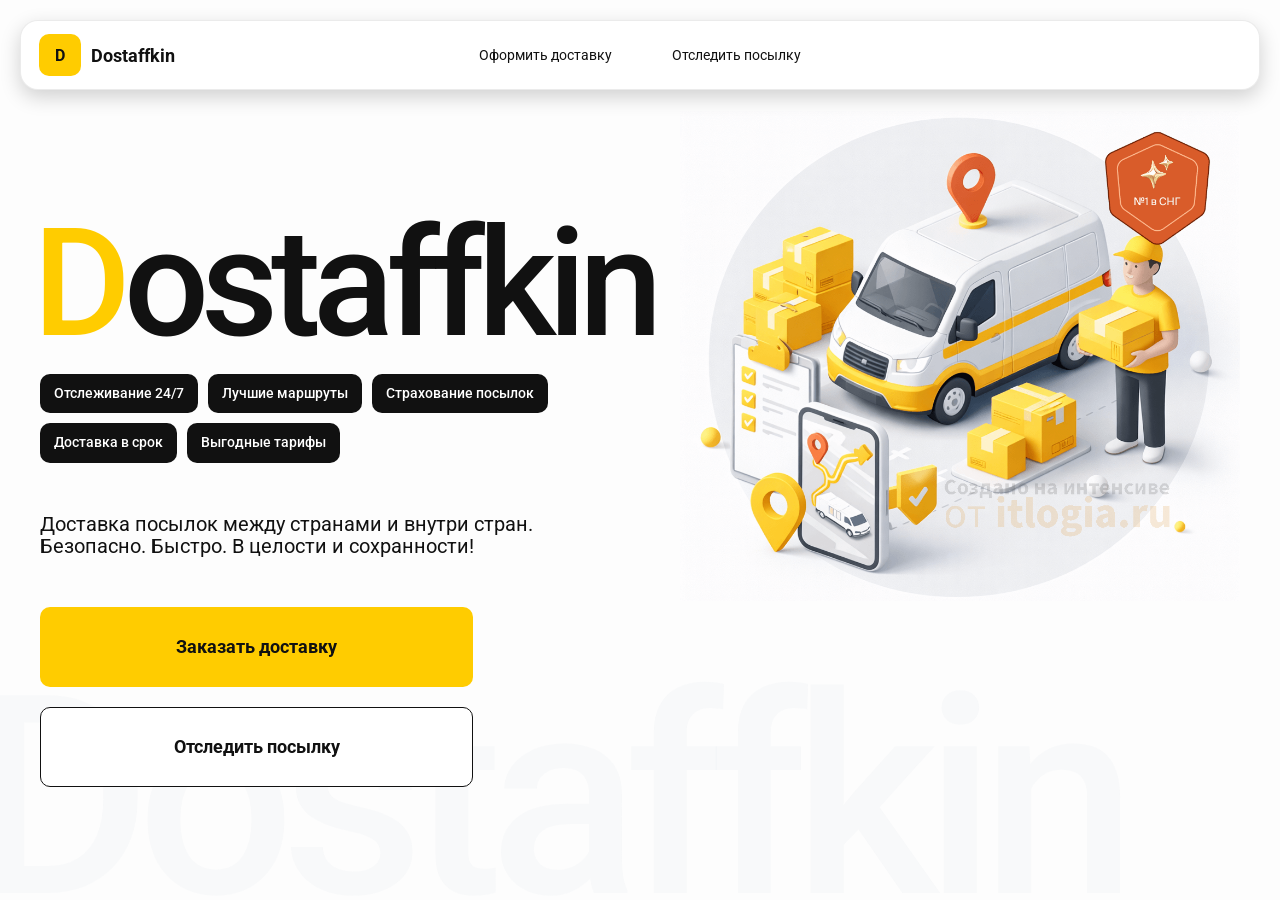
<file: index.html>
<!doctype html>
<html lang="ru">
<head>
    <meta charset="utf-8"/>
    <meta name="viewport" content="width=device-width,initial-scale=1,maximum-scale=1,user-scalable=0"/>
    <title>Dostaffkin — Доставка посылок между странами и внутри стран. Безопасно. Быстро. В целости и сохранности!</title>
    
    <!-- Добавлены ./ для максимально точного поиска путей -->
    <link rel="stylesheet" type="text/css" href="./styles/base.css"/>
    <link rel="stylesheet" type="text/css" href="./styles/base_adaptive.css"/>
    <link rel="stylesheet" type="text/css" href="./styles/index.css"/>
    <link rel="stylesheet" type="text/css" href="./styles/index_adaptive.css"/>
</head>
<body>
    <div class="container">
        <!-- Шапка сайта -->
        <header class="header">
            <a class="header-brand" href="#">
                <div class="header-logo">D</div>
                <div class="header-title">Dostaffkin</div>
            </a>
            <nav class="header-menu">
                <a class="header-link" href="./order.html">Оформить <span>доставку</span></a>
                <a class="header-link" href="./track.html">Отследить <span>посылку</span></a>
            </nav>
        </header>

        <!-- Основной контент -->
        <main class="main">
            <section class="main-info">
                <div class="main-title">
                    <span>D</span>ostaffkin
                </div>
                
                <div class="main-features">
                    <div class="main-feature">Отслеживание 24/7</div>
                    <div class="main-feature">Лучшие маршруты</div>
                    <div class="main-feature">Страхование посылок</div>
                    <div class="main-feature">Доставка в срок</div>
                    <div class="main-feature">Выгодные тарифы</div>
                </div>
                
                <div class="main-description">
                    Доставка посылок между странами и внутри стран.
                    Безопасно. Быстро. В целости и сохранности!
                </div>
                
                <div class="main-actions">
                    <a class="button" type="button" href="./order.html">Заказать доставку</a>
                    <a class="button button-white" type="button" href="./track.html">Отследить посылку</a>
                </div>
                
                <div class="main-title-ghost">Dostaffkin</div>
            </section>
            
            <section class="main-image">
                <img src="./images/main-image.png" alt="Main image"/>
            </section>
        </main>
    </div>
</body>
</html>
</file>
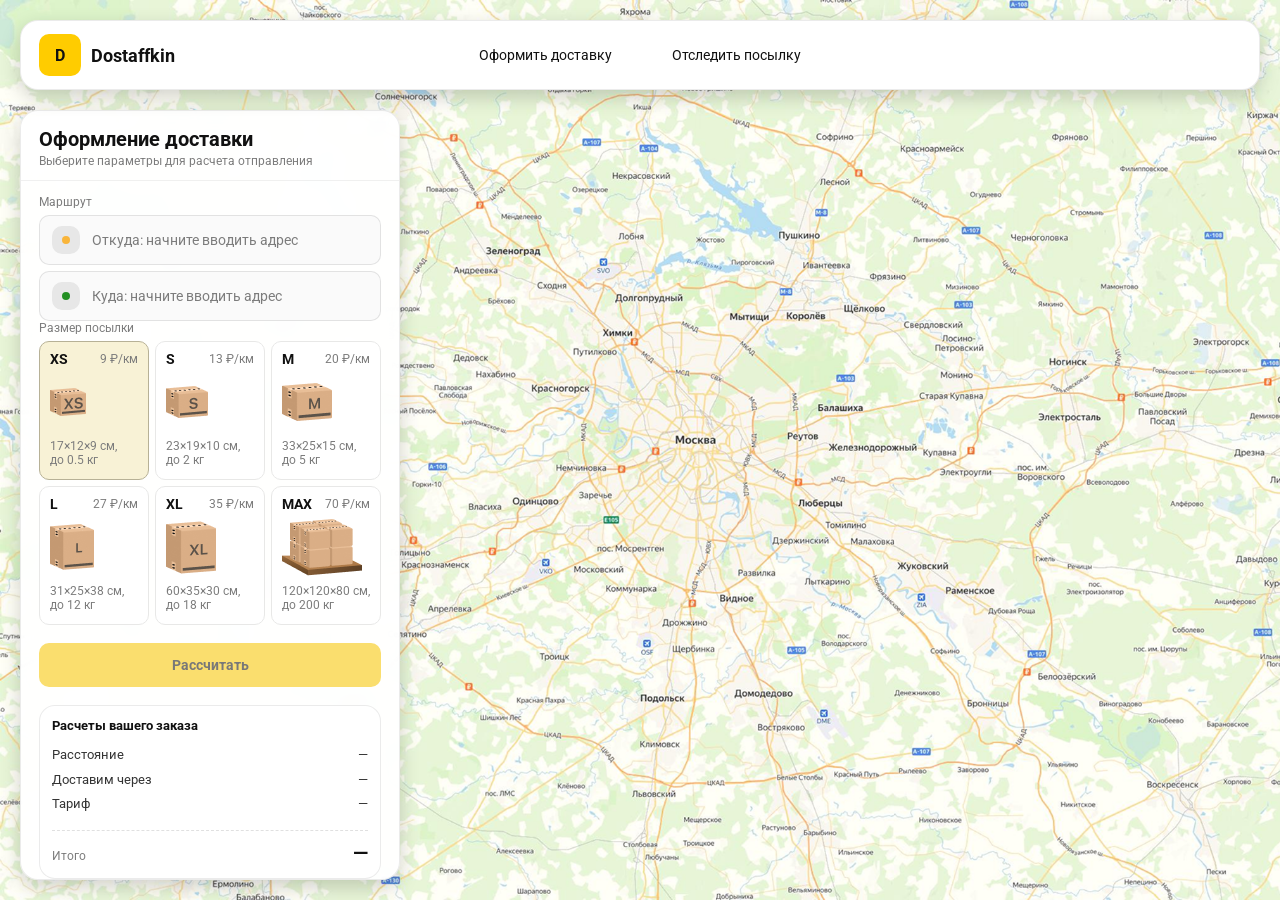
<file: order.html>
<!doctype html>
<html lang="ru">
<head>
    <meta charset="utf-8"/>
    <meta name="viewport" content="width=device-width,initial-scale=1,maximum-scale=1,user-scalable=0"/>
    <title>Оформление доставки</title>

    <link rel="stylesheet" href="styles/base.css"/>
    <link rel="stylesheet" href="styles/base_adaptive.css"/>

    <link rel="stylesheet" href="styles/order.css"/>
    <link rel="stylesheet" href="styles/order_adaptive.css"/>
</head>
<body>
    <div id="map"></div>

    <header class="header">
        <a class="header-brand" href="./index.html">
            <div class="header-logo">D</div>
            <div class="header-title">Dostaffkin</div>
        </a>
        <nav class="header-menu">
            <a class="header-link" href="#">Оформить <span>доставку</span></a>
            <a class="header-link" href="./track.html">Отследить <span>посылку</span></a>
        </nav>
    </header>

    <aside class="main" id="sidebar">
        <div class="main-header">
            <div class="main-title">Оформление доставки</div>
            <div class="main-text">Выберите параметры для расчета отправления</div>
        </div>

        <div class="main-content">
            <div class="main-route">
                <div class="main-block-title">Маршрут</div>
                <div class="main-fields">
                    <div class="main-field" id="fromField">
                        <div class="main-pin"></div>
                        <input id="from" placeholder="Откуда: начните вводить адрес" autocomplete="off"/>
                        <div class="main-ac" id="fromAc" role="listbox" aria-label="Подсказки адресов"></div>
                    </div>
            
                    <div class="main-field" id="toField">
                        <div class="main-pin"></div>
                        <input id="to" placeholder="Куда: начните вводить адрес" autocomplete="off"/>
                        <div class="main-ac" id="toAc" role="listbox" aria-label="Подсказки адресов"></div>
                    </div>
                </div>
                <div class="main-package">
                    <div class="main-block-title">Размер посылки</div>
                
                    <div class="main-sizes">
                        <div class="main-size-card is-active" data-value="xs">
                            <div class="main-size-top">
                                <div class="main-size-label">XS</div>
                                <div class="main-size-rate">9 ₽/км</div>
                            </div>
                            <div class="main-size-media">
                                <img src="images/sizes/xs.png" alt="Короб XS"/>
                            </div>
                            <div class="main-size-description">17×12×9 см,<br>до 0.5 кг</div>
                        </div>
                
                        <div class="main-size-card" data-value="s">
                            <div class="main-size-top">
                                <div class="main-size-label">S</div>
                                <div class="main-size-rate">13 ₽/км</div>
                            </div>
                            <div class="main-size-media">
                                <img src="images/sizes/s.png" alt="Короб S"/>
                            </div>
                            <div class="main-size-description">23×19×10 см,<br>до 2 кг</div>
                        </div>
                
                        <div class="main-size-card" data-value="m">
                            <div class="main-size-top">
                                <div class="main-size-label">M</div>
                                <div class="main-size-rate">20 ₽/км</div>
                            </div>
                            <div class="main-size-media">
                                <img src="images/sizes/m.png" alt="Короб M"/>
                            </div>
                            <div class="main-size-description">33×25×15 см,<br>до 5 кг</div>
                        </div>
                
                        <div class="main-size-card" data-value="l">
                            <div class="main-size-top">
                                <div class="main-size-label">L</div>
                                <div class="main-size-rate">27 ₽/км</div>
                            </div>
                            <div class="main-size-media">
                                <img src="images/sizes/l.png" alt="Короб L"/>
                            </div>
                            <div class="main-size-description">31×25×38 см,<br>до 12 кг</div>
                        </div>
                
                        <div class="main-size-card" data-value="xl">
                            <div class="main-size-top">
                                <div class="main-size-label">XL</div>
                                <div class="main-size-rate">35 ₽/км</div>
                            </div>
                            <div class="main-size-media">
                                <img src="images/sizes/xl.png" alt="Короб XL"/>
                            </div>
                            <div class="main-size-description">60×35×30 см,<br>до 18 кг</div>
                        </div>
                
                        <div class="main-size-card" data-value="max">
                            <div class="main-size-top">
                                <div class="main-size-label">MAX</div>
                                <div class="main-size-rate">70 ₽/км</div>
                            </div>
                            <div class="main-size-media main-size-media-palleta">
                                <img src="images/sizes/max.png" alt="Паллета"/>
                            </div>
                            <div class="main-size-description">120×120×80 см,<br>до 200 кг</div>
                        </div>
                    </div>
                </div>
            </div>
            
            <div class="main-calculate-block">
                <button id="calc" class="button calculate-button" type="button" disabled>Рассчитать</button>
            </div>

            <div class="main-result" id="result">
                <div class="main-result-title">Расчеты вашего заказа</div>
                <div class="main-result-lines">
                    <div class="main-result-line"><span>Расстояние</span><span id="distanceValue">—</span></div>
                    <div class="main-result-line"><span>Доставим через</span><span id="durationValue">—</span></div>
                    <div class="main-result-line"><span>Тариф</span><span id="rateValue">—</span></div>
                </div>
                <div class="main-price">
                    <div class="main-price-label">Итого</div>
                    <div class="main-price-value" id="totalValue">—</div>
                </div>
            </div>

            <div class="main-order-box">
                <div class="main-order-form" id="orderForm">
                    <div class="main-order-title">Оформление доставки</div>
                    <div class="main-block-info-row">
                        <div class="main-block-title">Контакты</div>
                        <div class="order-fields">
                            <div class="main-field">
                                <input id="customerName" placeholder="Ваше имя" autocomplete="off"/>
                            </div>
                            <div class="main-field">
                                <input id="customerPhone" placeholder="Ваш телефон" autocomplete="off" inputmode="tel"/>
                            </div>
                        </div>
                    </div>
                    <div class="main-block-info-row extra-info">
                        <div class="main-block-title">Дополнительная информация</div>
                        <div class="main-field textarea">
                            <textarea id="comment" placeholder="Детали доставки и комментарии"></textarea>
                        </div>
                    </div>
                    <button id="submit" class="button main-submit-request" type="button" disabled>Отправить
                        заявку
                    </button>
                </div>
            
                <div class="main-order-success" id="orderSuccess">
                    <div class="main-success-icon">✓</div>
                    <div class="main-success-title">Заявка отправлена!</div>
                    <div class="main-success-title">Номер отправления – <span id="orderId"></span></div>
                    <div class="main-success-subtitle">Мы скоро свяжемся с вами</div>
                </div>
            </div>
            
        </div>
    </aside>

</body>
</html>
</file>
<file: styles/base.css>
*, *::before, *::after {
    box-sizing: border-box;
}

@font-face {
    font-family: "Roboto";
    src: url("../fonts/Roboto-Regular.ttf");
    font-weight: normal;
}

@font-face {
    font-family: "Roboto";
    src: url("../fonts/Roboto-Bold.ttf");
    font-weight: bold;
}

@font-face {
    font-family: "Roboto";
    src: url("../fonts/Roboto-Medium.ttf");
    font-weight: 500;
}

html, body {
    margin: 0;
    color: #111111;
    font-family: "Roboto", sans-serif;
}

body {
    background: #FDFDFD;
}

.button {
    border: 0;
    outline: none;
    height: 44px;
    border-radius: 10px;
    font-size: 14px;
    font-weight: bold;
    cursor: pointer;
    font-family: inherit;
    transition: transform .08s ease, opacity .12s ease;
    background: #ffcc00;
    color: #111111;
    text-align: center;
    text-decoration: none;
}

.button:hover {
    background-color: #E5BC19;
}

.button:disabled {
    cursor: not-allowed;
    background-color: #FADE6E;
    color: #787878;
    transform: none;
}

.button.button-white {
    background: #ffffff;
    border: 1px solid #111111;
}

.button.button-white:hover {
    background: rgb(241 241 241);
}

.header {
    border-radius: 18px;
    box-shadow: 0 7px 20px 0 #0000002E;
    backdrop-filter: blur(10px);
    background: #ffffff;
    left: 20px;
    border: 1px solid rgba(0, 0, 0, 0.08);
    position: fixed;
    right: 20px;
    top: 20px;
    padding: 14px 18px;
    height: 70px;
    display: flex;
    align-items: center;
    z-index: 6;
}

.header-brand {
    display: flex;
    align-items: center;
    text-decoration: none;
    gap: 10px;
}

.header-logo {
    width: 42px;
    height: 42px;
    border-radius: 10px;
    background: #FFCC00;
    display: grid;
    place-items: center;
    font-weight: bold;
    color: #111;
}

.header-title {
    font-size: 18px;
    font-weight: bold;
    color: #111111;
    text-decoration: none;
}

.header-menu {
    display: flex;
    align-items: center;
    gap: 60px;
    margin: 0;
    position: absolute;
    left: 50%;
    transform: translateX(-50%);
}

.header-link {
    font-size: 14px;
    color: #111111;
    text-decoration: none;
}
</file>
<file: styles/base_adaptive.css>
@media (max-width: 767px) {
    .header {
        left: 10px;
        right: 10px;
        top: 10px;
    }

    .header-link span {
        display: none;
    }

    .header-menu {
        gap: 20px;
        justify-content: flex-start;
        margin: 0 0 0 30px;
        position: static;
        transform: none;
    }
}

@media (max-width: 420px) {
    .header-title {
        display: none;
    }
}

@media (max-width: 374px) {
    .header-menu {
        gap: 10px;
        margin: 0 0 0 10px;
    }
}
</file>
<file: styles/index.css>
.main {
    padding: 111px 40px 40px;
    position: relative;
    display: flex;
}

.main-info {
    max-width: 840px;
    width: 100%;
    position: relative;
}

.main-title {
    margin-top: 98px;
    font-weight: 500;
    font-size: 200px;
    line-height: 1;
    letter-spacing: -0.05em;
    color: #111111;
    left: -15px;
    position: relative;
}

.main-title span {
    color: #ffcc00;
}

.main-features {
    margin-top: 15px;
    display: flex;
    flex-wrap: wrap;
    gap: 10px;
}

.main-feature {
    background: #111111;
    color: #ffffff;
    padding: 12px 14px;
    font-weight: 500;
    font-size: 14px;
    line-height: 1.1;
    border-radius: 10px;
}

.main-description {
    margin-top: 50px;
    max-width: 500px;
    font-size: 20px;
    line-height: 1.1;
    color: #111111;
}

.main-actions {
    margin-top: 50px;
    display: flex;
    flex-direction: column;
    gap: 20px;
}

.main-actions .button {
    height: 80px;
    width: 433px;
    font-size: 18px;
    font-weight: bold;
    place-items: center;
    display: grid;
}

.main-title-ghost {
    position: absolute;
    z-index: -1;
    left: -70px;
    bottom: -150px;
    font-weight: 500;
    font-size: 278px;
    line-height: 1;
    letter-spacing: -0.05em;
    color: #ECEDF04D;
}

.main-image {
    width: 1024px;
    top: 100px;
    z-index: -2;
}

.main-image img {
    width: 100%;
    max-width: 1024px;
    height: auto;
    display: block;
}

.container {
    overflow: hidden;
    min-height: 100vh;
    }
</file>
<file: styles/index_adaptive.css>
@media (max-width: 1760px) {
    .main-title {
        font-size: 150px;
        left: -7px;
    }

    .main-info {
        max-width: 640px;
    }
}

@media (max-width: 1200px) {
    .main-info {
        max-width: 540px;
    }

    .main {
        padding: 111px 20px 20px;
    }

    .main-title {
        font-size: 120px;
        left: -4px;
    }

    .main-title-ghost {
        font-size: 220px;
    }
}

@media (max-width: 1024px) {
    .main-title {
        margin-top: 30px;
    }

    .main {
        flex-direction: column-reverse;
    }

    .main-image {
        max-width: 350px;
        position: absolute;
        left: 370px;
        top: 370px;
    }

    .main-info {
        max-width: 100%;
    }

    .main-actions {
        gap: 10px;
    }

    .main-actions .button {
        height: 50px;
        font-size: 14px;
        width: auto;
        max-width: 300px;
    }

    .main-description {
        max-width: 350px;
    }
}

@media (max-width: 570px) {
    .main-title {
        font-size: 88px;
    }

    .main-description {
        max-width: 100%;
    }

    .main-actions {
       width: 100%;
    }

    .main-actions .button {
        width: 100%;
        max-width: 100%;
    }

    .main-image {
        max-width: 650px;
        position: absolute;
        left: 170px;
        top: 70px;
        opacity: 0.2;
    }
}

@media (max-width: 400px) {
    .main-title {
        font-size: 70px;
    }
}
</file>
<file: styles/order.css>
#map {
    background-image: url("../images/order-bg.png");
    background-size: cover;
    position: fixed;
    inset: 0;
}

.main {
    border-radius: 18px;
    box-shadow: 0 7px 20px 0 #0000002E;
    backdrop-filter: blur(10px);
    background: rgba(255, 255, 255, 0.96);
    left: 20px;
    border: 1px solid rgba(0, 0, 0, 0.08);
    position: fixed;
    top: 110px;
    bottom: 20px;
    width: 380px;
    display: flex;
    flex-direction: column;
    overflow: hidden;
    z-index: 5;
}

.main-header {
    padding: 18px 18px 12px 18px;
    border-bottom: 1px solid rgba(0, 0, 0, 0.06);
    display: flex;
    flex-direction: column;
}

.main-title {
    font-size: 20px;
    line-height: 100%;
    font-weight: bold;
}

.main-text {
    font-size: 12px;
    margin-top: 5px;
    color: #7C7C7C;
}

.main-content {
    padding: 14px 18px 18px 18px;
    overflow: auto;
    scrollbar-width: none;
    display: flex;
    flex-direction: column;
    gap: 18px;
    flex: 1;
}

.main-block-title {
    font-size: 12px;
    color: #7C7C7C;
}

.main-route .main-block-title,
.main-package .main-block-title {
    margin-bottom: 6px;
}

.main-field {
    display: flex;
    align-items: center;
    margin-top: 6px;
    gap: 10px;
    border: 1px solid #1111111A;
    background: #FAFAFA;
    border-radius: 10px;
    padding: 10px 12px;
    position: relative;
    box-sizing: border-box;
    height: 50px;
}

.main-field.textarea {
    height: auto;
}

.main-pin {
    width: 28px;
    height: 28px;
    border-radius: 10px;
    background: rgba(17, 17, 17, 0.08);
    display: grid;
    place-items: center;
    flex: 0 0 auto;
    position: relative;
}

.main-pin::before {
    content: "";
    width: 8px;
    height: 8px;
    border-radius: 999px;
    background: orange;
    opacity: .75;
    display: block;
}

.main-field:last-child .main-pin::before {
    background: green;
    opacity: .85;
}

input, textarea {
    width: 100%;
    border: 0;
    outline: none;
    background: transparent;
    font-size: 14px;
    color: #111111;
    font-family: inherit;
}

textarea {
    resize: vertical;
    min-height: 72px;
    padding: 2px 0;
}

input::placeholder, textarea::placeholder {
    color: #7C7C7C;
}

.main-field:focus-within {
    border-color: rgba(0, 0, 0, 0.20);
    box-shadow: 0 0 0 4px rgba(255, 204, 0, 0.35);
    background: rgba(255, 255, 255, 0.75);
}

.main-sizes {
    display: grid;
    gap: 6px;
    grid-template-columns: repeat(3, 1fr);
}

.main-size-card {
    border: 1px solid #E8E8E7;
    background: #FFFFFF;
    border-radius: 10px;
    padding: 10px;
    cursor: pointer;
    user-select: none;
    transition: transform .08s ease, border-color .12s ease, background .12s ease;
    min-height: 139px;
}

.main-size-card:hover {
    transform: translateY(-1px);
}

.main-size-card.is-active {
    background-color: #F8F2D6;
    border-color: #B7B196;
}

.main-size-top {
    display: flex;
    align-items: center;
    justify-content: space-between;
}

.main-size-label {
    font-weight: bold;
    font-size: 14px;
    color: #111111;
    line-height: 100%;
}

.main-size-rate {
    font-size: 12px;
    color: #7C7C7C;
    line-height: 100%;
}

.main-size-media {
    margin-top: 8px;
    height: 57px;
}

.main-size-description {
    margin-top: 8px;
    font-size: 12px;
    color: #7C7C7C;
    line-height: 1.2;
}

.calculate-button {
    width: 100%;
}

.main-result {
    border: 1px solid rgba(0, 0, 0, 0.08);
    background: rgba(255, 255, 255, 0.75);
    border-radius: 16px;
    padding: 12px;
    line-height: 1.25;
}

.main-result-title {
    font-weight: bold;
    font-size: 13px;
    color: #111111;
    margin-bottom: 13px;
}

.main-result-lines {
    gap: 8px;
    display: flex;
    flex-direction: column;
}

.main-result-line {
    font-size: 13px;
    color: rgba(17, 17, 17, 0.85);
    display: flex;
    justify-content: space-between;
}

.main-price {
    margin-top: 18px;
    padding-top: 10px;
    border-top: 1px dashed rgba(0, 0, 0, 0.12);
    display: flex;
    align-items: baseline;
    justify-content: space-between;
}

.main-price-label {
    font-size: 12px;
    color: rgba(17, 17, 17, 0.55);
}

.main-price-value {
    font-size: 20px;
    font-weight: bold;
    color: #111111;
    letter-spacing: -0.3px;
}

.main-order-box {
    background: #ffffff;
    border: 1px solid #E8E8E7;
    border-radius: 10px;
    padding: 12px;
}

.main-order-title {
    margin-bottom: 8px;
    font-weight: bold;
    font-size: 14px;
    color: #111111;
}

.main-block-info {
    display: flex;
    flex-direction: column;
    gap: 6px;
}

.order-fields {
    display: grid;
    grid-template-columns: 1fr 1fr;
    column-gap: 10px;
    margin-top: 6px;
}

.main-block-info-row.extra-info {
    display: block;
    margin-top: 13px;
}

.main-submit-request {
    width: 100%;
    margin-top: 6px;
}

.main-order-success {
    display: none;
    text-align: center;
    padding: 22px 12px;
    gap: 12px;
}

.main-order-success.is-visible {
    display: flex;
    flex-direction: column;
    align-items: center;
}

.main-success-icon {
    width: 56px;
    height: 56px;
    border-radius: 50%;
    background: #16a34a;
    color: #ffffff;
    display: grid;
    place-items: center;
    font-size: 30px;
}

.main-success-title {
    font-size: 14px;
    font-weight: bold;
    color: #111111;
}

.main-success-subtitle {
    font-size: 12px;
    color: rgba(17, 17, 17, 0.55);
    line-height: 1.3;
}
</file>
<file: styles/order_adaptive.css>
@media (max-width: 767px) {
    .main {
        left: 10px;
        right: 10px;
        top: 50%;
        bottom: 12px;
        width: auto;
        max-width: none;
    }
}

@media (max-width: 420px) {
    .main-sizes {
        grid-template-columns: repeat(2, 1fr);
    }
}
</file>
